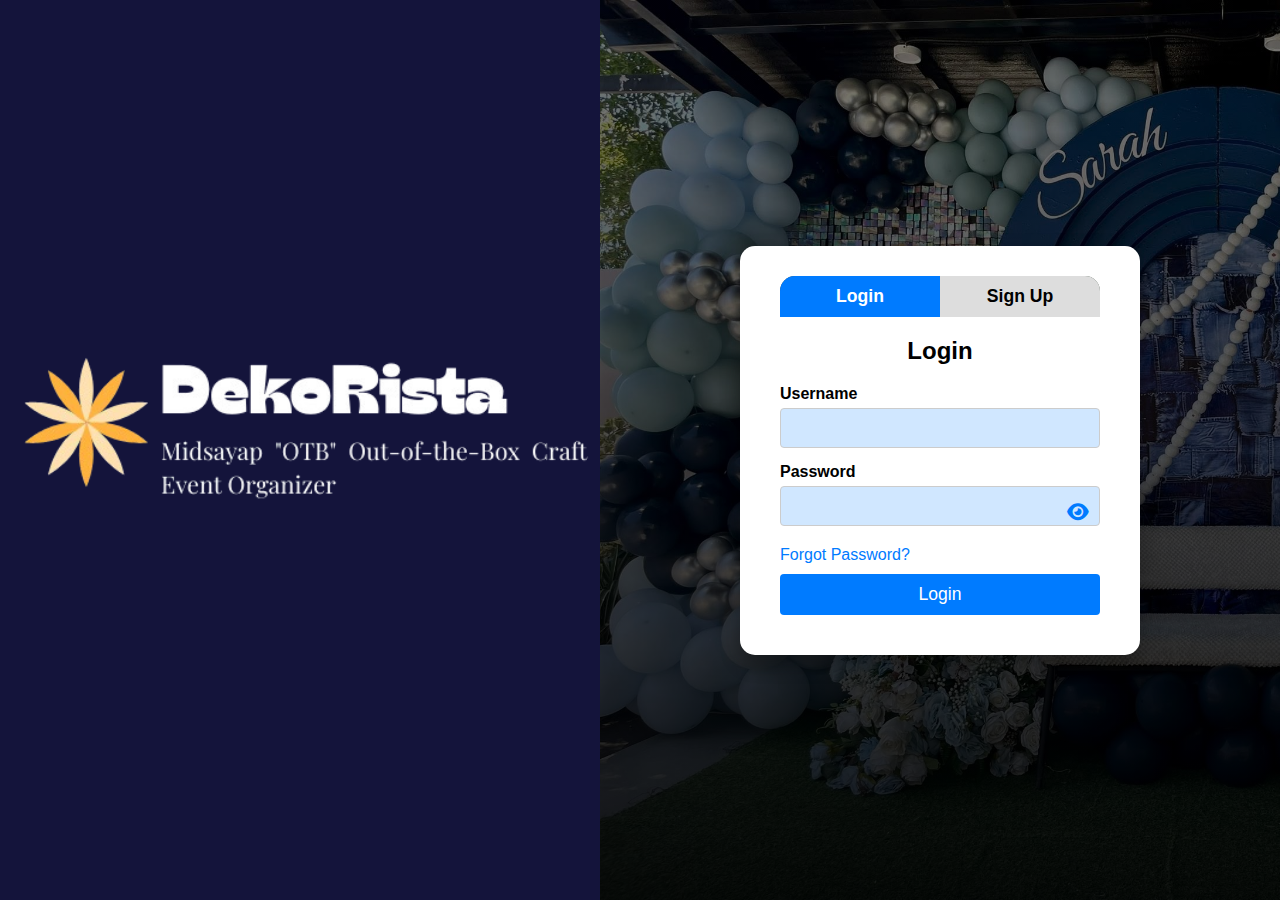
<file: index.html>
<!DOCTYPE html>
<html lang="en">
<head>
    <meta charset="UTF-8" />
    <meta name="viewport" content="width=device-width, initial-scale=1" />
    <title>DekoRista Login/Signup</title>
    <link rel="stylesheet" href="css/style.css" />
    <link rel="stylesheet" href="https://cdnjs.cloudflare.com/ajax/libs/font-awesome/6.4.0/css/all.min.css" />
</head>
<body>
    <div class="container">
        <div class="left-side">
            <div class="overlay"></div>
            <div class="text-content">
                <img src="img/deko.png" alt="DekoRista Logo" width="600" />
            </div>
        </div>
        <div class="right-side">
            <div class="form-container">
                <div class="form-toggle">
                    <button id="login-toggle" class="active">Login</button>
                    <button id="signup-toggle">Sign Up</button>
                </div>
                <form id="login-form" action="login.php" method="POST" autocomplete="off" onsubmit="return false;">
                    <h2>Login</h2>
                    <label for="login-username">Username</label>
                    <input type="text" id="login-username" name="username" required />
                    <label for="login-password">Password</label>
                    <div class="password-container">
                        <input type="password" id="login-password" name="password" required />
                        <span id="toggle-password" class="toggle-password" title="Show/Hide Password" toggle="#login-password">
                            <i class="fa fa-eye"></i>
                        </span>
                    </div>
                    <div style="margin-top: 5px; margin-bottom: 10px;">
                        <a href="forgot_password.html" style="text-decoration: none; color: #007bff;">Forgot Password?</a>
                    </div>
                    <button type="submit">Login</button>
                </form>
                <div style="margin-top: 10px;">
                </div>
                <form id="signup-form" action="signup.php" method="POST" autocomplete="off" style="display:none;">
                    <h2>Sign Up</h2>
                    <label for="signup-fullname">Full Name</label>
                    <input type="text" id="signup-fullname" name="fullname" required />
                    <label for="signup-email">Email</label>
                    <input type="email" id="signup-email" name="email" required />
                    <label for="signup-username">Username</label>
                    <input type="text" id="signup-username" name="username" required />
                    <label for="signup-password">New Password</label>
                    <div class="password-container">
                        <input type="password" id="signup-password" name="password" required />
                        <span id="toggle-signup-password" class="toggle-password" title="Show/Hide Password" toggle="#signup-password">
                            <i class="fa fa-eye"></i>
                        </span>
                    </div>
                    <label for="signup-confirm-password">Confirm Password</label>
                    <div class="password-container">
                        <input type="password" id="signup-confirm-password" name="confirm_password" required />
                        <span id="toggle-signup-confirm-password" class="toggle-password" title="Show/Hide Password" toggle="#signup-confirm-password">
                            <i class="fa fa-eye"></i>
                        </span>
                    </div>
                    <button type="submit">Sign Up</button>
                </form>
            </div>
        </div>
    </div>
    <script src="js/login_signup.js"></script>
</body>
</html>
</file>
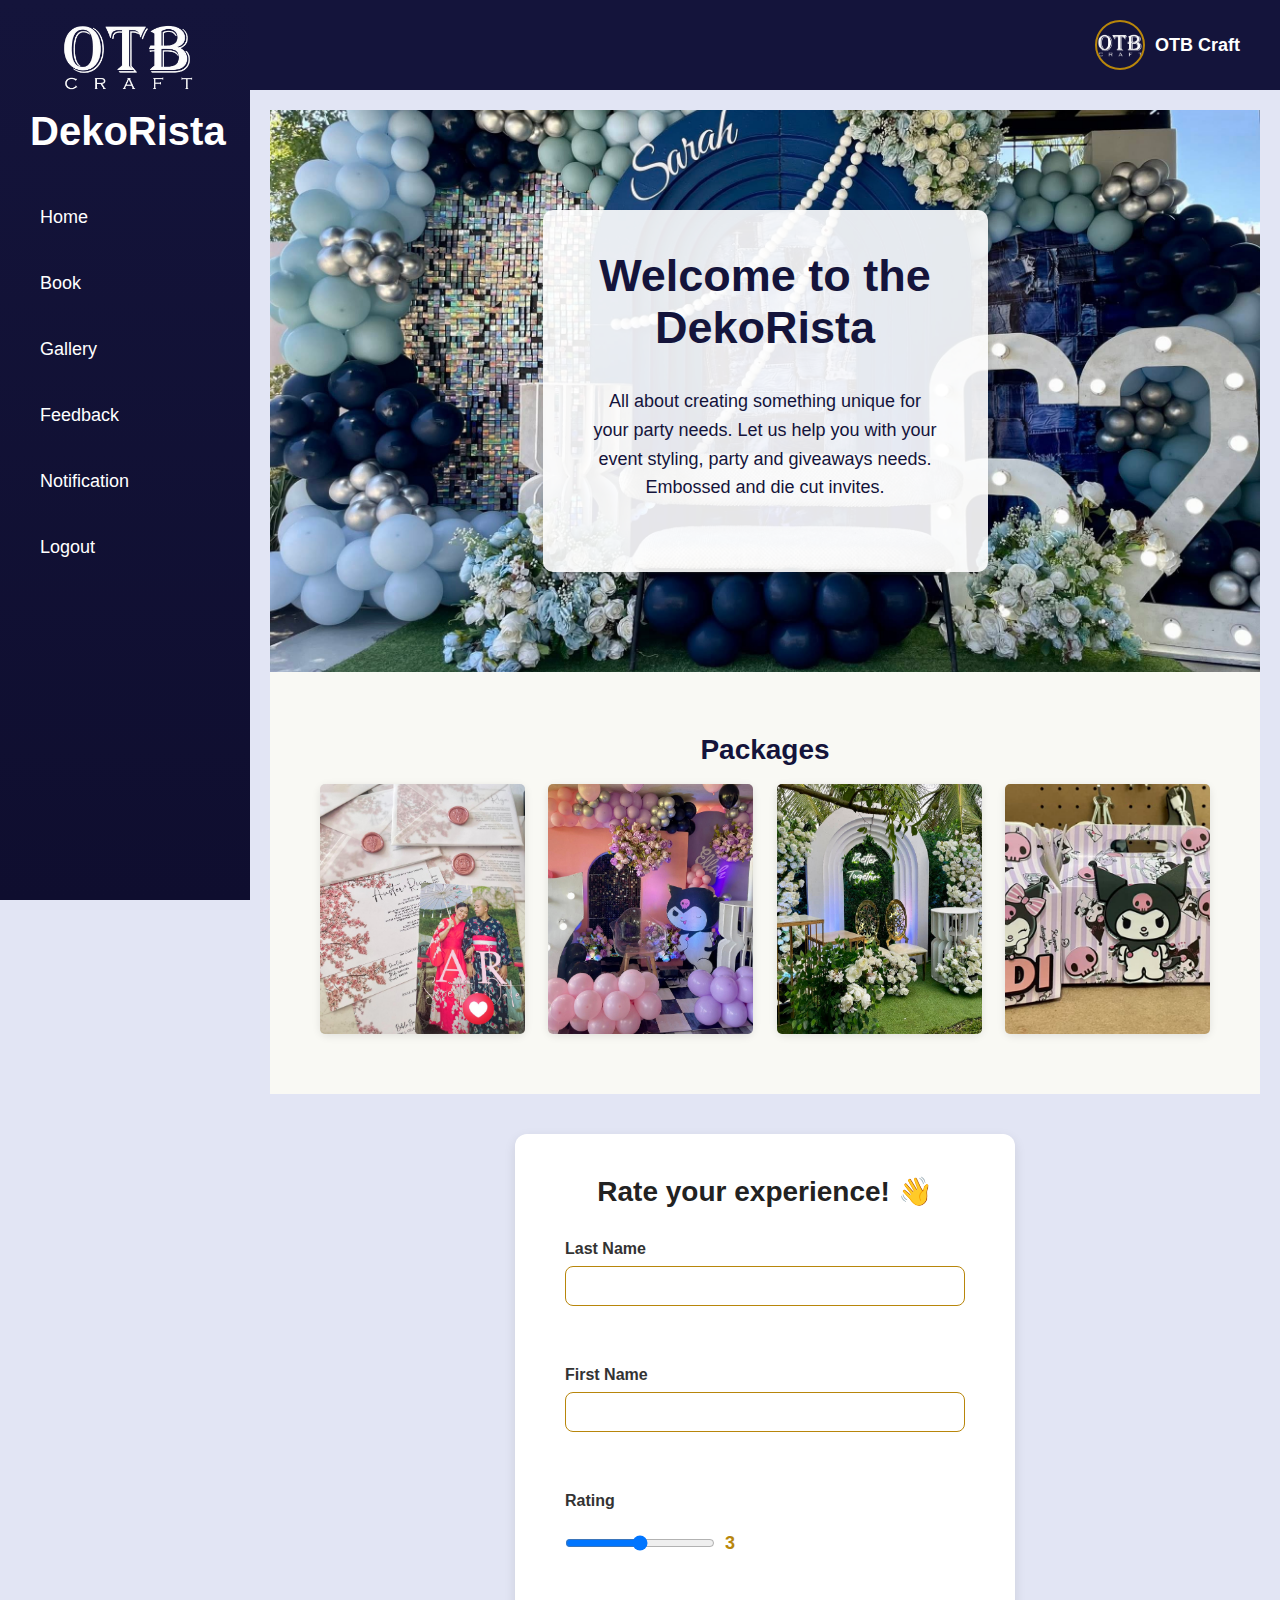
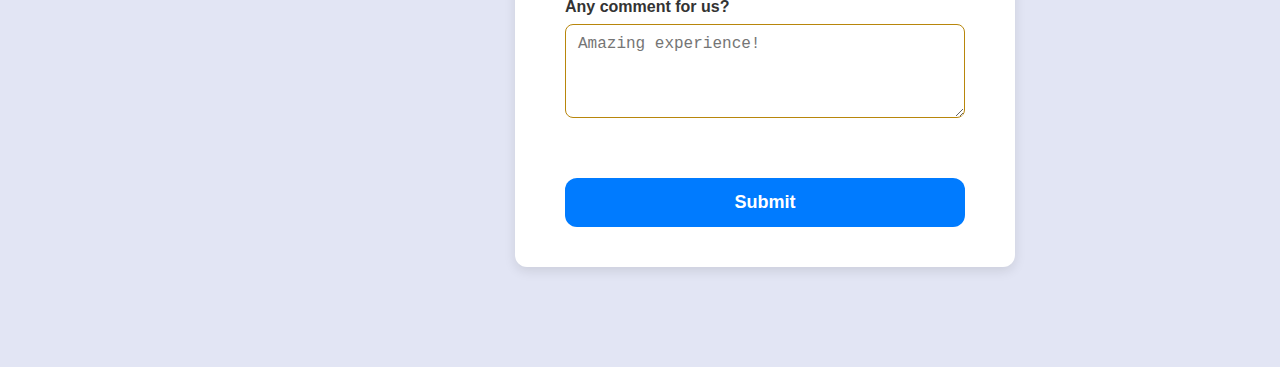
<file: customer/index.html>
<!DOCTYPE html>
<html lang="en">
<head>
    <meta charset="UTF-8" />
    <meta name="viewport" content="width=device-width, initial-scale=1" />
    <title>Customer Page - DekoRista</title>
    <link rel="stylesheet" href="style.css" />
</head>
<body>
    <header class="page-header">
        <div class="profile-section">
            <img src="img/logo.png" alt="Customer Profile" class="profile-image" />
            <div class="profile-name">OTB Craft</div>
        </div>
    </header>
    <div class="sidebar">
        <div class="sidebar-header">
            <img src="../customer/img/logo.png" alt="DekoRista Logo" class="logo" />
            <br/>
            <div class="title">DekoRista</div>
            <br/>
        </div>
            <ul class="sidebar-menu">
                <li><a href="#" class="active">Home</a></li>
                <li><a href="#">Book</a></li>
                <li><a href="#">Gallery</a></li>
                <li><a href="#">Feedback</a></li>
                <li><a href="#">Notification</a></li>
                <li><a href="#" id="logout-link">Logout</a></li>
            </ul>
    </div>
    <div class="main-content">
        <div class="content-container">
            <section id="home-section" class="welcome-section">
                <div class="welcome-container">
                    <div class="welcome-text-box">
                        <h1>Welcome to the DekoRista</h1>
                        <br/>
                        <p class="intro-text">All about creating something unique for your party needs. Let us help you with your event styling, party and giveaways needs. Embossed and die cut invites.</p>
                    </div>
                </div>
            </section>

            <section id="packages-section" class="packages-section">
                <h2>Packages</h2>
                <div class="packages-container">
                    <div class="package-item">
                        <img src="img/1.jpg" alt="Package 1" />
                    </div>
                    <div class="package-item">
                        <img src="img/2.jpg" alt="Package 2" />
                    </div>
                    <div class="package-item">
                        <img src="img/3.jpg" alt="Package 3" />
                    </div>
                    <div class="package-item">
                        <img src="img/4.jpg" alt="Package 4" />
                    </div>
                </div>
            </section>

            <section id="feedback-section" class="feedback-section">
                <h2>Rate your experience! 👋</h2>
                <form id="feedback-form" action="../admin/submit_feedback.php" method="POST">
                    <div class="form-group">
                        <label for="lastName">Last Name</label>
                        <input type="text" id="lastName" name="lastName" required />
                    </div>
                    <div class="form-group">
                        <label for="firstName">First Name</label>
                        <input type="text" id="firstName" name="firstName" required />
                    </div>
<div class="form-group rating-group">
    <label for="rating">Rating</label>
    <div class="slider-container">
        <input type="range" id="rating" name="rating" min="1" max="5" value="3" />
        <span id="rating-value">3</span>
    </div>
</div>
                    <div class="form-group">
                        <label for="comment">Any comment for us?</label>
                        <textarea id="comment" name="comment" rows="4" placeholder="Amazing experience!"></textarea>
                    </div>
                    <button type="submit" class="submit-button">Submit</button>
                </form>
    </section>

    <section id="gallery-section" class="gallery-section" style="display:none; padding: 60px 50px; background-color: #f9f9f4;">
        <h2 style="font-size: 32px; margin-bottom: 40px; color: #333; text-align: center;">Gallery</h2>
        <div class="gallery-container" style="display: grid; grid-template-columns: repeat(5, 1fr); gap: 15px; max-width: 100%; margin: 0 auto;">
            <div class="gallery-item" style="overflow: hidden; border-radius: 8px; box-shadow: 0 2px 8px rgba(0,0,0,0.1); margin: 0; aspect-ratio: 1;">
                <img src="img1/1.jpg" alt="Gallery Image 1" style="width: 100%; height: 100%; object-fit: cover; display: block;" />
            </div>
            <div class="gallery-item" style="overflow: hidden; border-radius: 8px; box-shadow: 0 2px 8px rgba(0,0,0,0.1); margin: 0; aspect-ratio: 1;">
                <img src="img1/2.jpg" alt="Gallery Image 2" style="width: 100%; height: 100%; object-fit: cover; display: block;" />
            </div>
            <div class="gallery-item" style="overflow: hidden; border-radius: 8px; box-shadow: 0 2px 8px rgba(0,0,0,0.1); margin: 0; aspect-ratio: 1;">
                <img src="img1/3.jpg" alt="Gallery Image 3" style="width: 100%; height: 100%; object-fit: cover; display: block;" />
            </div>
            <div class="gallery-item" style="overflow: hidden; border-radius: 8px; box-shadow: 0 2px 8px rgba(0,0,0,0.1); margin: 0; aspect-ratio: 1;">
                <img src="img1/4.jpg" alt="Gallery Image 4" style="width: 100%; height: 100%; object-fit: cover; display: block;" />
            </div>
            <div class="gallery-item" style="overflow: hidden; border-radius: 8px; box-shadow: 0 2px 8px rgba(0,0,0,0.1); margin: 0; aspect-ratio: 1;">
                <img src="img1/5.jpg" alt="Gallery Image 5" style="width: 100%; height: 100%; object-fit: cover; display: block;" />
            </div>
            <div class="gallery-item" style="overflow: hidden; border-radius: 8px; box-shadow: 0 2px 8px rgba(0,0,0,0.1); margin: 0; aspect-ratio: 1;">
                <img src="img1/6.jpg" alt="Gallery Image 6" style="width: 100%; height: 100%; object-fit: cover; display: block;" />
            </div>
            <div class="gallery-item" style="overflow: hidden; border-radius: 8px; box-shadow: 0 2px 8px rgba(0,0,0,0.1); margin: 0; aspect-ratio: 1;">
                <img src="img1/7.jpg" alt="Gallery Image 7" style="width: 100%; height: 100%; object-fit: cover; display: block;" />
            </div>
            <div class="gallery-item" style="overflow: hidden; border-radius: 8px; box-shadow: 0 2px 8px rgba(0,0,0,0.1); margin: 0; aspect-ratio: 1;">
                <img src="img1/8.jpg" alt="Gallery Image 8" style="width: 100%; height: 100%; object-fit: cover; display: block;" />
            </div>
            <div class="gallery-item" style="overflow: hidden; border-radius: 8px; box-shadow: 0 2px 8px rgba(0,0,0,0.1); margin: 0; aspect-ratio: 1;">
                <img src="img1/9.jpg" alt="Gallery Image 9" style="width: 100%; height: 100%; object-fit: cover; display: block;" />
            </div>
            <div class="gallery-item" style="overflow: hidden; border-radius: 8px; box-shadow: 0 2px 8px rgba(0,0,0,0.1); margin: 0; aspect-ratio: 1;">
                <img src="img1/10.jpg" alt="Gallery Image 10" style="width: 100%; height: 100%; object-fit: cover; display: block;" />
            </div>
        </div>
    </section>
    <script src="js/star-rating.js"></script>
<br/>
<br/>
            <section id="book-section" class="booking-section">
                <h2>Book Your Event</h2>
                
<form id="booking-form" action="../admin/submit_booking.php" method="POST" enctype="multipart/form-data" target="submitFrame">
                    <fieldset>
                        <legend>Personal Details</legend>
                        
                        <div class="form-row">
                            <div class="form-group">
                                <label for="lastName">Last Name<span class="required">*</span></label>
                                <input type="text" id="lastName" name="lastName" required />
                            </div>
                            <div class="form-group">
                                <label for="firstName">First Name<span class="required">*</span></label>
                                <input type="text" id="firstName" name="firstName" required />
                            </div>
                        </div>

                        <div class="form-row">
                            <div class="form-group">
                                <label for="contactNo">Contact No.<span class="required">*</span></label>
<input type="text" id="contactNo" name="contactNo" pattern="^09\d{9}$" maxlength="11" placeholder="e.g. 09968989912" required>
                            </div>
                            <div class="form-group">
                                <label for="address">Address<span class="required">*</span></label>
                                <textarea id="address" name="address" rows="3" required></textarea>
                            </div>
                        </div>
                    </fieldset>

                    <fieldset>
                        <legend>Event Details</legend>
                        
                        <div class="form-row">
                            <div class="form-group">
                                <label for="theme">Theme</label>
                                <select id="theme" name="theme" style="border: 2px solid #b8860b; padding: 10px 12px; width: 100%;">
                                    <option value="">Select a theme</option>
                                    <option value="Rustic">Rustic</option>
                                    <option value="Glamorous">Glamorous</option>
                                    <option value="Modern Minimalist">Modern Minimalist</option>
                                    <option value="Garden / Botanical">Garden / Botanical</option>
                                    <option value="Fairy Tale">Fairy Tale</option>
                                    <option value="Vintage">Vintage</option>
                                    <option value="Beach / Tropical">Beach / Tropical</option>
                                    <option value="Rustic Chic">Rustic Chic</option>
                                    <option value="Industrial">Industrial</option>
                                    <option value="Enchanted Forest">Enchanted Forest</option>
                                    <option value="Celestial">Celestial</option>
                                    <option value="Masquerade">Masquerade</option>
                                    <option value="Classic Elegance">Classic Elegance</option>
                                    <option value="Carnival / Circus">Carnival / Circus</option>
                                    <option value="Hollywood / Red Carpet">Hollywood / Red Carpet</option>
                                    <option value="Winter Wonderland">Winter Wonderland</option>
                                    <option value="Spring Floral">Spring Floral</option>
                                    <option value="Cultural Themes">Cultural Themes</option>
                                    <option value="Disney">Disney</option>
                                    <option value="Disco">Disco</option>
                                    <option value="Safari">Safari</option>
                                </select>
                            </div>
                            <div class="form-group">
                                <label for="specificTheme">Specific Theme<span class="required">*</span></label>
                                <input type="text" id="specificTheme" name="specificTheme" required />
                            </div>
                            <div class="form-group">
                                <label for="colorTheme">Color Theme<span class="required">*</span></label>
                                <input type="text" id="colorTheme" name="colorTheme" required />
                            </div>
                        </div>

                        <div class="form-row">
                            <div class="form-group">
                                <label for="dateOfEvent">Date of Event<span class="required">*</span></label>
                                <input type="date" id="dateOfEvent" name="dateOfEvent" required />
                            </div>
                            <div class="form-group">
                                <label for="timeOfEvent">Time of Event<span class="required">*</span></label>
                                <input type="time" id="timeOfEvent" name="timeOfEvent" required />
                            </div>
                        </div>

                        <div class="form-row">
                            <div class="form-group">
                                <label for="nameOfCelebrant">Name of Celebrant<span class="required">*</span></label>
                                <input type="text" id="nameOfCelebrant" name="nameOfCelebrant" required />
                            </div>
                            <div class="form-group">
                                <label for="ageOfCelebrant">Age of Celebrant<span class="required">*</span></label>
                                <input type="number" id="ageOfCelebrant" name="ageOfCelebrant" max="122" min="0" required />
                            </div>
                        </div>

                        <div class="form-row">
                            <div class="form-group">
                                <label for="venueAddress">Venue Address<span class="required">*</span></label>
                                <textarea id="venueAddress" name="venueAddress" rows="2" required></textarea>
                            </div>
                            <div class="form-group">
                                <label for="package">Package<span class="required">*</span></label>
<select id="package" name="package" required style="border: 2px solid #b8860b; padding: 10px 12px; width: 100%;">
                                    <option value="">Select a package</option>
                                    <option value="single_backdrop">Single Backdrop</option>
                                    <option value="multiple_backdrop">Multiple Backdrop</option>
                                    <option value="full_setup">Full Setup</option>
                                </select>
                            </div>
                        </div>

                        <div class="form-row">
<div class="file-input-box">
    <div class="form-group file-input-group">
<label for="sampleEventDesign">Sample Event Design</label>
        <input type="file" id="sampleEventDesign" name="sampleEventDesign" accept="image/*" />
    </div>
</div>
<div class="file-input-box centered-file-input-box">
    <div class="form-group file-input-group">
        <div class="label-input-container">
<label for="imagePayment">Image Payment (Proof of Payment)<span class="required">*</span></label>
<p>Down Payment:</p>
<table class="down-payment-table" style="margin-left: 20px; border-collapse: collapse;">
  <tr>
    <td style="font-weight: bold; padding-right: 10px;">Single Backdrop:</td>
    <td style="padding-right: 20px;">2,000</td>
  </tr>
   </tr>
    <td style="font-weight: bold; padding-right: 10px;">Multiple Backdrop:</td>
    <td style="padding-right: 20px;">6,000</td>
  </tr>
  <tr>
    <td style="font-weight: bold; padding-right: 10px;">Full Setup:</td>
    <td>20,000</td>
    <td></td>
    <td></td>
  </tr>
</table>
</br>     
<input type="file" id="imagePayment" name="imagePayment" accept="image/*" required />
        </div>
    </div>
</div>
<div style="text-align: center; margin-top: 10px;">
    <img src="img/GcashQR.jpeg" alt="Gcash QR Code" class="payment-qr" style="width: 200px;"/>
</div>
                        </div>

                        <div class="form-row">
                            <div class="form-group full-width">
                                <label for="remarks">Remarks<span class="required">*</span></label>
                                <textarea id="remarks" name="remarks" rows="3" required></textarea>
                            </div>
                        </div>
                    </fieldset>

                    <button type="submit" class="submit-button">Submit Booking</button>
                </form>
            </section>


    <script src="js/content-toggle.js"></script>
    <script src="js/theme-availability.js"></script>
    <iframe name="submitFrame" style="display:none;"></iframe>
    <script>
        document.addEventListener('DOMContentLoaded', function () {
            const submitFrame = document.querySelector('iframe[name="submitFrame"]');
            submitFrame.addEventListener('load', function () {
                // Show popup after form submission completes
                alert('You successfully submitted');
                // Reset the form
                document.getElementById('booking-form').reset();
            });
        });
    </script>
    <script>
        document.addEventListener('DOMContentLoaded', function () {
            const logoutLink = document.getElementById('logout-link');
            if (logoutLink) {
                logoutLink.addEventListener('click', function (e) {
                    e.preventDefault();
                    window.location.href = '../login/index.html';
                });
            }
        });
    </script>
</body>
</html>
</file>
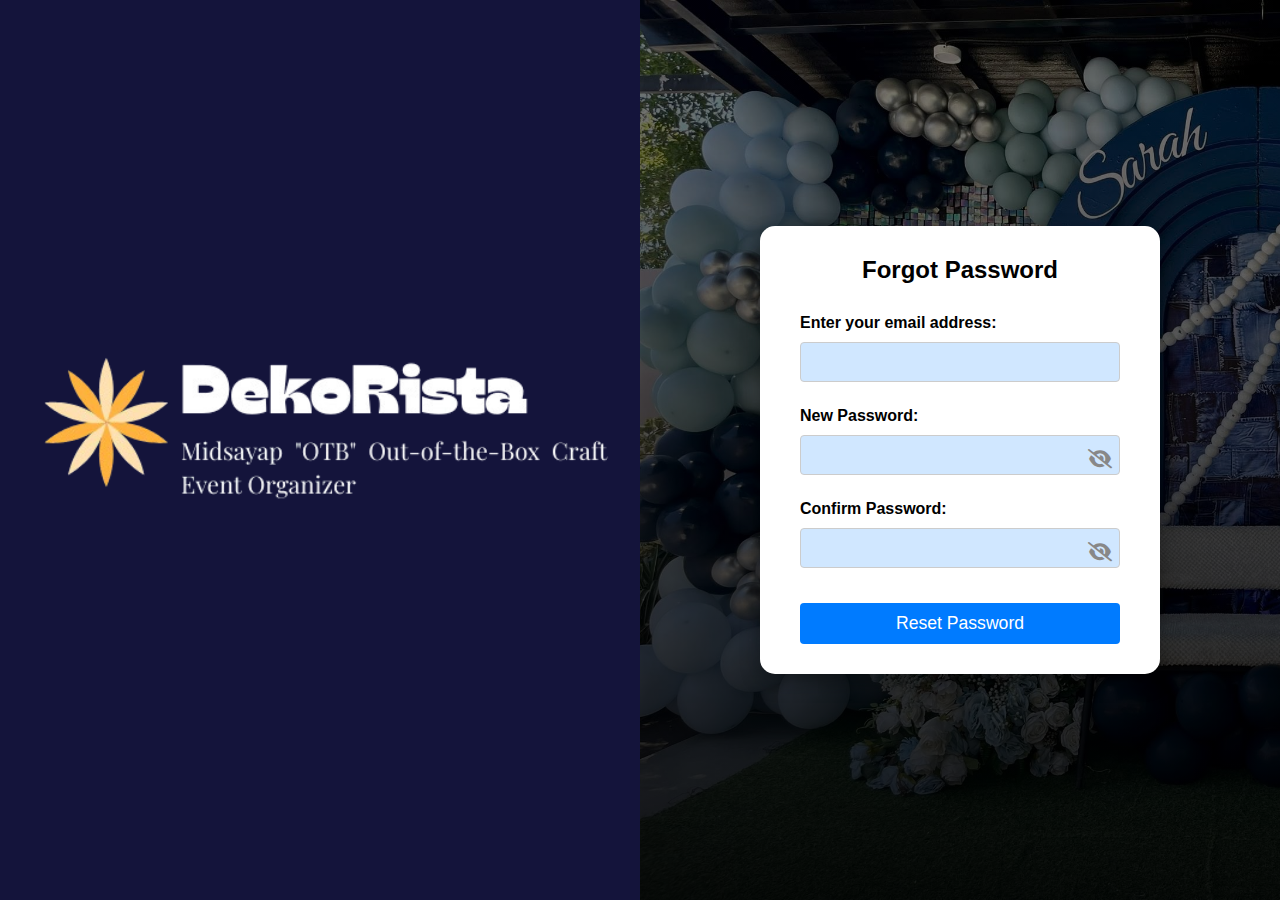
<file: forgot_password.html>
<!DOCTYPE html>
<html lang="en">
<head>
    <meta charset="UTF-8" />
    <meta name="viewport" content="width=device-width, initial-scale=1" />
    <title>Forgot Password - DekoRista</title>
    <link rel="stylesheet" href="css/style.css" />
    <link rel="stylesheet" href="https://cdnjs.cloudflare.com/ajax/libs/font-awesome/6.4.0/css/all.min.css" />
    <style>
        body, html {
            height: 100%;
            margin: 0;
            font-family: Arial, sans-serif;
        }
        .container {
            display: flex;
            height: 100vh;
        }
        .left-side {
            background-color: #14143b;
            color: white;
            flex: 1;
            display: flex;
            flex-direction: column;
            justify-content: center;
            align-items: center;
            padding: 20px;
        }
        .left-side h1 {
            font-size: 2.5rem;
            margin-bottom: 10px;
        }
        .left-side h2 {
            font-weight: normal;
            font-size: 1.2rem;
        }
        .right-side {
            flex: 1;
            display: flex;
            justify-content: center;
            align-items: center;
            padding: 20px;
        }
        form {
            width: 100%;
            max-width: 400px;
            display: flex;
            flex-direction: column;
        }
        label {
            margin-top: 10px;
            font-weight: bold;
        }
        input {
            padding: 8px;
            font-size: 16px;
            margin-top: 5px;
        }
        button {
            margin-top: 20px;
            padding: 10px;
            font-size: 18px;
            background-color: #007bff;
            color: white;
            border: none;
            cursor: pointer;
            border-radius: 4px;
        }
        button:hover {
            background-color: #0056b3;
        }
        .password-container {
            position: relative;
            display: flex;
            align-items: center;
        }
        .password-container input {
            flex: 1;
            padding-right: 30px;
        }
        .toggle-password {
            position: absolute;
            right: 10px;
            cursor: pointer;
            color: #888;
            user-select: none;
        }
    </style>
</head>
<body>
    <div class="container">
        <div class="left-side">
            <div class="overlay"></div>
            <div class="text-content">
                <img src="img/deko.png" alt="DekoRista Logo" width="600" />
            </div>
        </div>
        <div class="right-side">
            <div class="form-container">
                <form id="forgot-password-form" action="forgot_password.php" method="POST" autocomplete="off">
                    <h2>Forgot Password</h2>
                    <label for="email">Enter your email address:</label>
                    <input type="email" id="email" name="email" required />
                    <label for="new-password">New Password:</label>
                    <div class="password-container">
                        <input type="password" id="new-password" name="new_password" required />
                        <span class="toggle-password" toggle="#new-password"><i class="fas fa-eye-slash"></i></span>
                    </div>
                    <label for="confirm-password">Confirm Password:</label>
                    <div class="password-container">
                        <input type="password" id="confirm-password" name="confirm_password" required />
                        <span class="toggle-password" toggle="#confirm-password"><i class="fas fa-eye-slash"></i></span>
                    </div>
                    <button type="submit">Reset Password</button>
                </form>
            </div>
        </div>
    </div>
    <script src="js/forgot_password.js"></script>
</body>
</html>
</file>
<file: css/style.css>
/* Reset some default styles */
* {
    box-sizing: border-box;
    margin: 0;
    padding: 0;
    font-family: Arial, sans-serif;
}

body, html {
    height: 100%;
       background:  url('../img/bg.jpg') no-repeat center center fixed;
    
}

.container {
    display: flex;
    height: 100vh;
    width: 100%;
}

/* Left side with background image and overlay */
.left-side {
    flex: 1;
    position: relative;
    display: flex;
    justify-content: center;
    align-items: center;
    color: rgb(209, 217, 225);
    overflow: hidden;
    background-color: #14143b;
}

.left-side .overlay {
    position: absolute;
    top: 0;
    left: 0;
    right: 0;
    bottom: 0;
    background-color: transparent; /* Remove dark overlay */
    z-index: 1;
}

.left-side .text-content {
    position: relative;
    z-index: 2;
    text-align: center;
    padding: 20px;
}

.left-side h1 {
    font-size: 3rem;
    margin-bottom: 10px;
}

.left-side h2 {
    font-size: 1.5rem;
    font-weight: normal;
}

/* Right side with forms */
.right-side {
    flex: 1;
    background-image:linear-gradient(rgba(0, 0, 0, 0.5), rgba(0, 0, 0, 0.9)), url('../img/3.jpg');
    background-size: cover;
    display: flex;
    justify-content: center;
    align-items: center;
    padding: 40px;
}

.form-container {
    width: 100%;
    max-width: 400px;
    background-color: #ffffff; /* white background */
    padding: 30px 40px;
    border-radius: 15px;
    box-shadow: 0 8px 20px rgba(0,0,0,0.3);
    color: #000000;
}

form label {
    color: #000000;
}

form label {
    color: #000000 !important;
}

form input {
    background-color: #d0e7ff; /* light blue background */
    border: none;
    border-radius: 8px;
    padding: 12px;
    margin-bottom: 15px;
    font-size: 1rem;
    color: #333;
}

form button {
    background-color: #e8ebf3;
    color: white;
    border: none;
    padding: 12px;
    font-size: 1.1rem;
    cursor: pointer;
    border-radius: 8px;
    transition: background-color 0.3s ease;
}

form button:hover {
    background-color: #3b553b;
}

.form-toggle button {
    background: #ddd;
    color: #000000;
    border: none;
    font-weight: bold;
    font-size: 1.1rem;
    padding: 10px 20px;
    cursor: pointer;
    transition: background-color 0.3s ease;
    border-radius: 0;
}

.form-toggle button:first-child {
    border-radius: 15px 0 0 0;
}

.form-toggle button:last-child {
    border-radius: 0 15px 0 0;
}

.form-toggle button.active {
    background-color: #007bff;
    color: rgb(251, 251, 251);
}

.form-toggle {
    background-color: rgba(34, 49, 34, 0.85);
    border-radius: 15px 15px 0 0;
    margin-bottom: 0;
    justify-content: flex-start;
    padding-left: 0;
}

.form-toggle {
    display: flex;
    justify-content: center;
    margin-bottom: 20px;
}

.form-toggle button {
    flex: 1;
    padding: 10px 0;
    border: none;
    background: #ddd;
    cursor: pointer;
    font-size: 1.1rem;
    transition: background-color 0.3s ease;
}

.form-toggle button.active {
    background: #007bff;
    color: white;
}

form {
    display: flex;
    flex-direction: column;
}

form h2 {
    margin-bottom: 20px;
    text-align: center;
}

form label {
    margin-bottom: 5px;
    font-weight: bold;
}

form input {
    padding: 10px;
    margin-bottom: 15px;
    border: 1px solid #ccc;
    border-radius: 4px;
    font-size: 1rem;
}

form button {
    padding: 10px;
    background: #007bff;
    color: white;
    border: none;
    font-size: 1.1rem;
    cursor: pointer;
    border-radius: 4px;
    transition: background-color 0.3s ease;
}

form button:hover {
    background: #0056b3;
}

/* Responsive */
@media (max-width: 768px) {
    .container {
        flex-direction: column;
    }
    .left-side, .right-side {
        flex: none;
        width: 100%;
        height: 50vh;
    }
}

/* Password input container for show/hide icon */
.password-container {
    position: relative;
    display: flex;
    align-items: center;
}

.password-container input[type="password"],
.password-container input[type="text"] {
    padding-right: 2.5rem; /* space for the icon */
    width: 100%;
    box-sizing: border-box;
}

.toggle-password {
    position: absolute;
    right: 0.75rem;
    cursor: pointer;
    user-select: none;
    font-size: 1.2rem;
    color: #007bff;
    transition: color 0.3s ease;
    border: none;
    border-radius: 0;
    padding: 0;
    background-color: transparent;
    display: flex;
    align-items: center;
    justify-content: center;
    width: 20px;
    height: 20px;
    box-sizing: border-box;
}

.toggle-password:hover {
    color: #0056b3;
    border-color: transparent;
    background-color: transparent;
}
</file>
<file: customer/style.css>
/* Basic reset */
* {
    margin: 0;
    padding: 0;
    box-sizing: border-box;
}

body, html {
    height: 100%;
    font-family: Arial, sans-serif;
    background-color: #e2e5f4;
}

/* Vertical sidebar on the left side */
.sidebar {
    position: fixed;
    top: 0;
    left: 0;
    width: 250px;
    height: 100vh;
    background: linear-gradient(180deg, #14143b, #0f0e2f);
    color: #ffffff;
    display: flex;
    flex-direction: column;
    align-items: flex-start;
    padding: 20px 30px;
    z-index: 1000;
}

select#package{
    border: 2px solid #b8860b; /* gold border */
    padding: 10px 12px !important;
    width: 100% !important;
}

#booking-form .form-row > .form-group:has(> select#package) {
    grid-column: span 2;
}
/* Booking form styles */
.booking-section {
    max-width: 900px;
    margin: 0 auto;
    display: none;
}

.booking-section h2 {
    font-size: 28px;
    font-weight: bold;
    margin-bottom: 20px;
}

/* Home section styles */
.welcome-section {
    position: relative;
    background-image: url('img/home.jpg');
    background-size: cover;
    background-position: center;
    color: #333;
    padding: 100px 50px;
    min-height: 500px;
    display: flex;
    align-items: center;
    justify-content: flex-start;
}

.welcome-container {
    background-color: rgba(255, 255, 255, 0.9);
    padding: 40px 50px;
    width: 50%;
    max-width: 50%;
    border-radius: 10px;
    box-shadow: 0 4px 12px rgba(0,0,0,0.1);
    margin-left: auto;
    margin-right: auto;
}

/* Packages section styles */
.packages-section {
    padding: 60px 50px;
    background-color: #f9f9f4;
    text-align: center;
    display: flex;
    flex-direction: column;
    justify-content: space-between;
    flex-wrap: nowrap;
}

.package-item {
    background-color: #fff;
    padding: 20px;
    border-radius: 8px;
    box-shadow: 0 2px 8px rgba(0,0,0,0.1);
    width: 23%;
    box-sizing: border-box;
    text-align: center;
}

.package-item img {
    width: 100px;
    height: 100px;
    object-fit: cover;
    border-radius: 5px;
    margin-bottom: 15px;
}

.packages-section h2 {
    font-size: 32px;
    margin-bottom: 40px;
    color: #333;
    text-align: center;
    width: 100%;
}

.packages-container {
    /* Removed container styles as container div removed */
    display: flex;
    justify-content: space-between;
    gap: 20px;
    width: 100%;
    max-width: 100%;
    margin: 0;
}

.package-item {
    background-color: #fff;
    padding: 20px;
    border-radius: 8px;
    box-shadow: 0 2px 8px rgba(0,0,0,0.1);
}

.package-item img {
    max-width: 100%;
    height: auto;
    border-radius: 5px;
    margin-bottom: 15px;
}

.package-item {
    background-color: #fff;
    padding: 0;
    border-radius: 8px;
    box-shadow: 0 2px 8px rgba(0,0,0,0.1);
    width: 23%;
    box-sizing: border-box;
    text-align: center;
    position: static;
    padding-top: 0;
    display: flex;
    flex-direction: column;
    align-items: center;
    height: 250px;
}

.package-item p {
    font-size: 16px;
    color: #222;
    position: static;
    margin: 0 0 10px 0;
    padding: 0;
    background-color: transparent;
    border-radius: 0;
    box-sizing: border-box;
    font-weight: bold;
    text-align: center;
    z-index: auto;
    width: 100%;
}

.package-item img {
    width: 100%;
    height: 100%;
    object-fit: cover;
    border-radius: 5px;
    margin-bottom: 0;
}

/* About section styles */
.about-section {
    padding: 60px 50px;
    background-color: #f9f9f4;
}

.about-section h2 {
    font-size: 32px;
    margin-bottom: 40px;
    color: #333;
    text-align: center;
}

.about-content {
    display: flex;
    flex-direction: row-reverse;
    width: 100%;
    max-width: 100%;
    margin: 0;
    gap: 20px;
    align-items: center;
}

.about-content img {
    width: 500px;
    height: 500px;
    border-radius: 10px;
    object-fit: cover;
}

.about-text {
    width: 55%;
    font-size: 18px;
    color: #555;
    text-align: left;
    display: block;
    padding: 20px;
}

.cta-button {
    background-color: #333;
    color: #fff;
    border: none;
    padding: 12px 25px;
    font-size: 16px;
    border-radius: 5px;
    cursor: pointer;
    margin-top: 20px;
    transition: background-color 0.3s ease;
}

.cta-button:hover {
    background-color: #555;
}

.welcome-text-box h1 {
    font-size: 45px;
    font-weight: 700;
    margin-bottom: 20px;
    color: hwb(240 8% 77%);
    text-align: center;
}

.intro-text {
    font-size: 18px;
    line-height: 1.8;
    margin-bottom: 30px;
    color: #14143b;
    text-align: center;
    max-width: 700px;
    margin-left: 0;
    margin-right: 0;
}

.welcome-text-box h1 {
    margin-bottom: 15px;
}

.welcome-text-box h2 {
    margin-bottom: 20px;
    font-weight: 600;
    color: #222;
    font-size: 24px;
}

.about-us {
    background-color: #ffffff;
    padding: 25px 30px;
    border-radius: 8px;
    box-shadow: 0 2px 8px rgba(0,0,0,0.05);
    max-width: 700px;
    margin: 0 auto;
}

.about-us h2 {
    font-size: 28px;
    font-weight: 700;
    margin-bottom: 15px;
    color: #14143b;
    text-align: center;
}

.about-us p {
    font-size: 16px;
    line-height: 1.6;
    color: #14143b;
    text-align: center;
}

#booking-form {
    display: grid;
    grid-template-columns: repeat(4, 1fr);
    grid-gap: 20px;
    background-color: #f9f9f9;
    padding: 20px;
    border: 2px solid gold;
    border-radius: 10px;
    justify-content: center;
    max-width: 900px;
    margin-left: auto;
    margin-right: auto;
    overflow-x: hidden;
}

#booking-form fieldset {
    grid-column: 1 / -1;
    border: 2px solid gold;
    border-radius: 8px;
    padding: 20px;
    background-color: #fff;
    position: relative;
}

#booking-form legend {
    font-weight: bold;
    padding: 0 10px;
    text-align: center;
    width: 100%;
    color: #b8860b; /* Dark goldenrod */
    margin-bottom: 15px;
    display: block;
    position: relative;
    left: 0;
    transform: none;
}

/* Removed horizontal lines next to legend */
#booking-form legend::before,
#booking-form legend::after {
    content: none;
    position: static;
    width: 0;
    height: 0;
    background-color: transparent;
}

#booking-form legend::before {
    left: auto;
}

#booking-form legend::after {
    right: auto;
}

#booking-form label {
    font-weight: 600;
    margin-bottom: 16px;
    display: block;
    color: #555;
    margin-left: 5px;
}

#booking-form input[type="text"],
#booking-form input[type="tel"],
#booking-form input[type="date"],
#booking-form input[type="time"],
#booking-form input[type="number"],
#booking-form textarea {
    width: 100%;
    padding: 10px 12px;
    border: 1.5px solid #b8860b;
    border-radius: 5px;
    font-size: 16px;
    background-color: #fff;
    color: #333;
    box-sizing: border-box;
}

#theme, #specificTheme {
    width: 100%;
    padding: 10px 12px;
    border: 2px solid #b8860b; /* gold border */
    border-radius: 5px;
    font-size: 16px;
    background-color: #fff;
    color: #333;
    box-sizing: border-box;
}

#booking-form textarea {
    resize: vertical;
}

#booking-form button.submit-button {
    grid-column: 1 / -1;
    background-color: #b8860b;
    color: #fff;
    border: none;
    padding: 15px 0;
    font-size: 18px;
    border-radius: 8px;
    cursor: pointer;
    transition: background-color 0.3s ease;
    width: 100%;
}

#booking-form button.submit-button:hover {
    background-color: #a37507;
}

fieldset {
    border: 1px solid #ccc;
    padding: 15px 20px;
    border-radius: 5px;
}

legend {
    font-weight: bold;
    padding: 0 10px;
}

label {
    display: block;
    margin-bottom: 6px;
    font-weight: 600;
}

input[type="text"],
input[type="tel"],
input[type="date"],
input[type="time"],
input[type="number"],
textarea {
    width: 100%;
    padding: 8px 10px;
    border: 1px solid #ccc;
    border-radius: 4px;
    font-size: 16px;
    resize: vertical;
}

input[type="file"] {
    display: block;
    margin: 10px auto 0 auto;
}

.file-input-box {
    border: 2px solid #b8860b; /* gold border */
    padding: 15px;
    border-radius: 8px;
    background-color: #fff;
    display: flex;
    gap: 20px;
    justify-content: space-between;
    margin-bottom: 20px;
}

.file-input-group {
    display: flex;
    flex-direction: column;
}

.centered-file-input-box {
    justify-content: flex-start !important;
}

.form-group {
    margin-bottom: 24px;
}

/* Assign grid columns for venueAddress and package in booking form */
#booking-form .form-row > .form-group:nth-child(1) {
    grid-column: span 2;
}

#booking-form .form-row > .form-group:nth-child(2) {
    grid-column: span 2;
}

.form-group.half-width {
    width: 48%;
    display: inline-block;
    vertical-align: top;
}

fieldset {
    margin-bottom: 24px;
}

input[type="text"],
input[type="tel"],
input[type="date"],
input[type="time"],
input[type="number"],
textarea,
input[type="file"] {
    margin-bottom: 16px;
}

.required {
    color: red;
    margin-left: 4px;
}

.image-payment-container {
    display: flex;
    flex-direction: column;
    align-items: center;
    justify-content: center;
    gap: 20px;
    margin-left: auto;
    margin-right: auto;
    width: 100%;
}

.payment-qr {
    max-width: 200px;
    height: auto;
    border: 1px solid #ccc;
    padding: 5px;
    border-radius: 8px;
    align-items: center;
     justify-content: center;
}

.label-input-container p {
    font-weight: bold;
    margin-bottom: 5px;
}

.label-input-container dl {
    display: flex;
    gap: 20px;
    margin-left: 0;
    padding-left: 0;
}

.label-input-container dt {
    font-weight: bold;
    margin: 0;
}

.label-input-container dd {
    margin: 0 15px 0 5px;
}

#booking-form dl {
    display: grid;
    grid-template-columns: max-content max-content;
    gap: 0 10px;
    margin-left: 20px;
}

#booking-form dt {
    font-weight: bold;
    text-align: right;
}

#booking-form dd {
    margin: 0;
    text-align: left;
}

.submit-button {
    background-color: #14143b;
    color: #ffffff;
    border: none;
    padding: 12px 20px;
    font-size: 18px;
    border-radius: 5px;
    cursor: pointer;
    align-self: flex-start;
    transition: background-color 0.3s ease;
}

.submit-button:hover {
    background-color: #2c2c6f;
}

.sidebar-header {
    display: flex;
    flex-direction: column;
    align-items: center;
    margin-right: 40px;
}

.profile-section {
    display: flex;
    flex-direction: row;
    align-items: center;
    gap: 10px;
    padding: 10px 20px;
    background-color: #14143b;
    color: #ffffff;
    /* border-bottom: 1px solid #b8860b; */
}

.profile-image {
    width: 50px;
    height: 50px;
    border-radius: 50%;
    object-fit: contain;
    border: 2px solid #b8860b; /* gold border */
}

.profile-name {
    font-size: 18px;
    font-weight: 600;
    color: #ffffff;
}

.logo {
    width: 135px;
    height: auto;
}

.title {
    font-size: 40px;
    font-weight: bold;
}

.sidebar-menu {
    list-style: none;
    display: flex;
    flex-direction: column;
    gap: 15px;
    margin: 20px 0 0 0;
    padding: 0;
    width: 100%;
}

.sidebar-menu li {
    width: auto;
}

.sidebar-menu li a {
    display: block;
    padding: 15px 10px;
    color: #ffffff;
    text-decoration: none;
    font-size: 18px;
    transition: background-color 0.3s ease;
}

.sidebar-menu li a:hover {
    background-color: #2c2c6f;
}

.main-content {
    margin-left: 250px; /* Adjusts left spacing for sidebar */
    padding: 20px;
    width: calc(100% - 250px);
    max-width: calc(100% - 250px);
    margin-top: 0;
}


.main-content h2 {
    font-size: 28px;
    font-weight: bold;
    margin-bottom: 15px;
    line-height: 1.3;
    color: #14143b;
}

.main-content p {
    font-size: 18px;
    line-height: 1.6;
    color: #14143b;
}

.page-header {
    display: flex;
    justify-content: flex-end;
    align-items: center;
    padding: 10px 20px;
    background-color: #14143b;
    /* border-bottom: 1px solid #b8860b; */
    width: 100%;
    box-sizing: border-box;
}

/* Style for disabled options in select */
select option:disabled {
    color: gray;
}

/* Style for the placeholder option when unavailable */
select option[value=""] {
    color: black;
}

select.unavailable-placeholder {
    color: red;
}

/* Gallery section styles */
.gallery-section {
    padding: 60px 50px;
    background-color: #f9f9f4;
}

.gallery-section h2 {
    font-size: 32px;
    margin-bottom: 40px;
    color: #333;
    text-align: center;
}

/* Star rating styles */
.star-rating {
    direction: rtl;
    font-size: 30px;
    unicode-bidi: bidi-override;
    display: flex;
    justify-content: center;
    gap: 5px;
}

.star-rating input[type="radio"] {
    display: none;
}

.star-rating label {
    color: #ccc;
    cursor: pointer;
    transition: color 0.2s;
}

.star-rating input[type="radio"]:checked ~ label,
.star-rating label:hover,
.star-rating label:hover ~ label {
    color: #007bff; /* Blue color for selected and hover */
}

.feedback-section {
    padding: 40px 50px;
    background-color: #ffffff;
    max-width: 500px;
    margin: 40px auto;
    border-radius: 12px;
    box-shadow: 0 4px 12px rgba(0,0,0,0.1);
    text-align: center;
}

.feedback-section h2 {
    font-size: 28px;
    margin-bottom: 30px;
    color: #222;
}

#feedback-form {
    display: flex;
    flex-direction: column;
    gap: 20px;
}

#feedback-form .form-group {
    display: flex;
    flex-direction: column;
    align-items: flex-start;
    text-align: left;
}

#feedback-form label {
    font-weight: 600;
    margin-bottom: 8px;
    font-size: 16px;
    color: #333;
}

#feedback-form input[type="text"],
#feedback-form textarea {
    width: 100%;
    padding: 10px 12px;
    border: 1.5px solid #b8860b;
    border-radius: 8px;
    font-size: 16px;
    resize: vertical;
    box-sizing: border-box;
}

#feedback-form textarea {
    min-height: 80px;
}

.rating-group {
    display: flex;
    align-items: center;
    gap: 15px;
}

#rating {
    width: 150px;
}

#rating-value {
    font-weight: 700;
    font-size: 18px;
    color: #b8860b;
}

.slider-container {
    display: flex;
    align-items: center;
    gap: 10px;
}

.submit-button {
    background-color: #007bff;
    color: white;
    border: none;
    padding: 14px 0;
    font-size: 18px;
    font-weight: 600;
    border-radius: 12px;
    cursor: pointer;
    transition: background-color 0.3s ease;
    display: block;
    margin: 0 auto;
    width: 100%;
    text-align: center;
}

.submit-button:hover {
    background-color: #0056b3;
}

.gallery-container {
    display: grid;
    grid-template-columns: repeat(5, 1fr); /* Changed from 4 to 5 columns */
    gap: 15px; /* Slightly increased gap for better spacing */
    max-width: 100%;
    margin: 0 auto;
}

.gallery-item {
    overflow: hidden;
    border-radius: 8px;
    box-shadow: 0 2px 8px rgba(0,0,0,0.1);
    margin: 0;
    aspect-ratio: 1; /* This ensures all items maintain square aspect ratio */
}

.gallery-item img {
    width: 100%;
    height: 100%;
    object-fit: cover;
    display: block;
}
</file>
